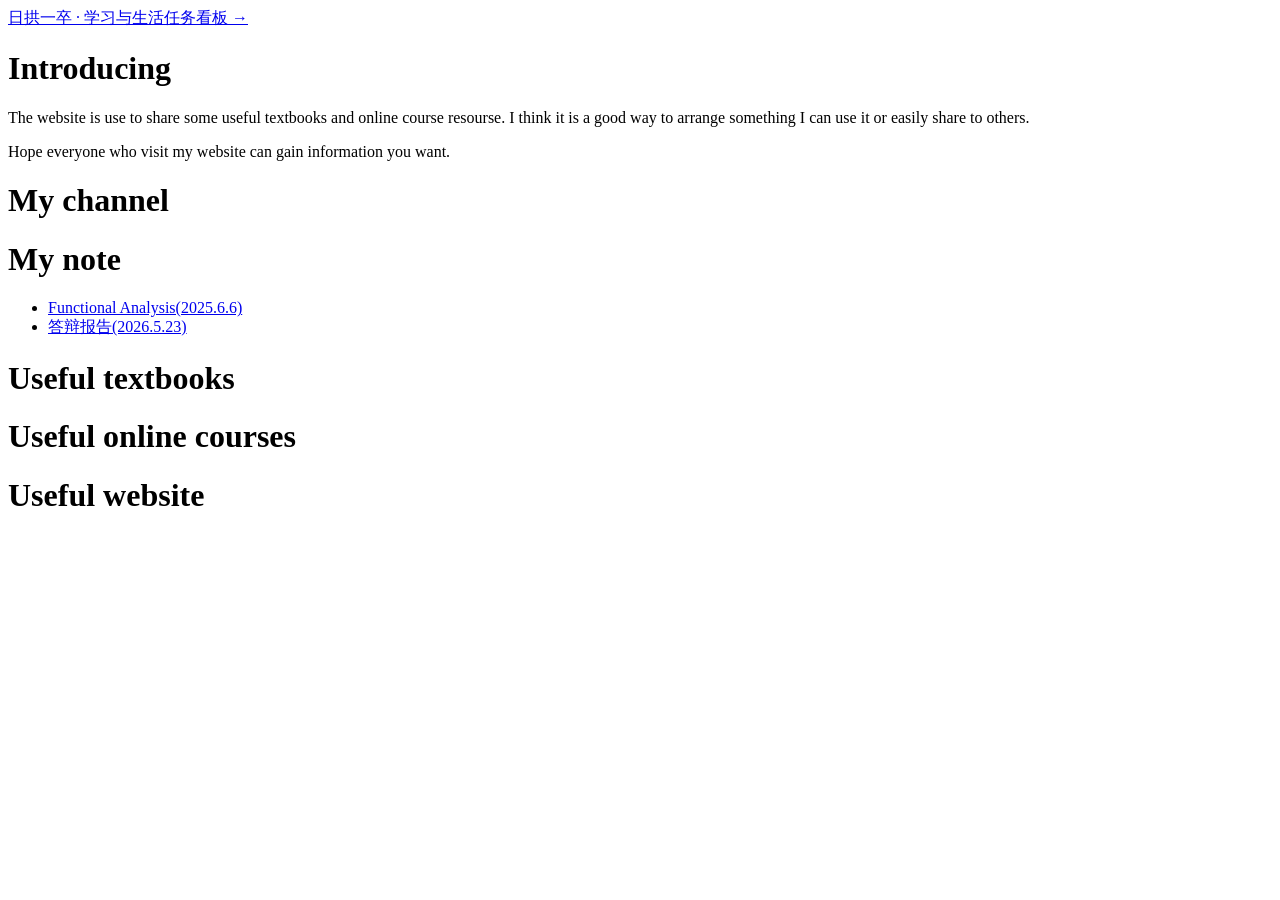
<file: index.html>
<!DOCTYPE html>
<html lang="en">
  <head>
    <meta charset="UTF-8" />
    <meta name="viewport" content="width=device-width, initial-scale=1.0" />
    <title>Waikwan's personal website</title>
  </head>
  <body>
    <nav aria-label="Personal tools">
      <a href="./tasks/">日拱一卒 · 学习与生活任务看板 →</a>
    </nav>
    <h1>Introducing</h1>
    <p>
      The website is use to share some useful textbooks and online course
      resourse. I think it is a good way to arrange something I can use it or
      easily share to others.
    </p>
    <p>Hope everyone who visit my website can gain information you want.</p>
    <h1>My channel</h1>
    <h1>My note</h1>
    <ul>
      <li>
        <a href="https://waikwan12.github.io/FunctionalAnalysis.pdf" target="_blank">
          Functional Analysis(2025.6.6)
        </a>
      </li>
      <li>
        <a href="https://waikwan12.github.io/slide.pdf" target="_blank">
          答辩报告(2026.5.23)
        </a>
      </li>
    </ul>
    <h1>Useful textbooks</h1>
    <h1>Useful online courses</h1>
    <h1>Useful website</h1>
  </body>
</html>
</file>
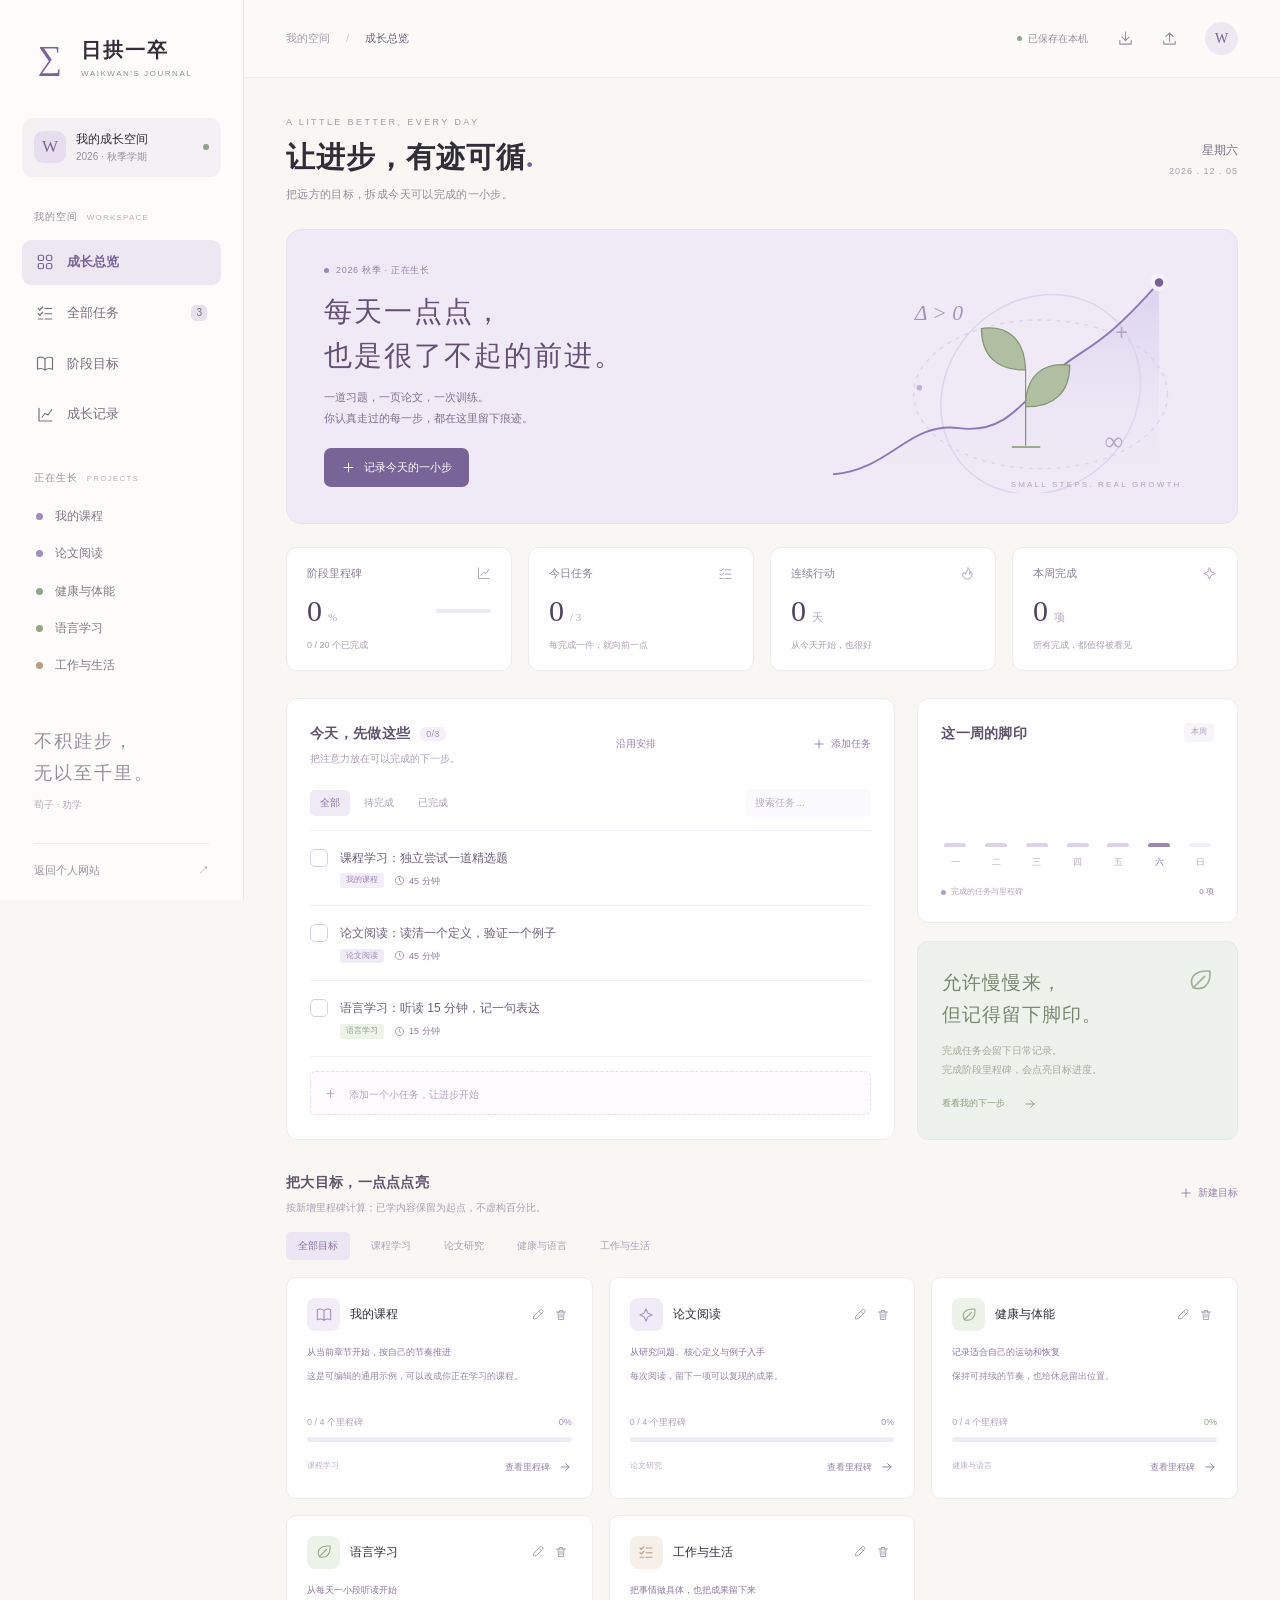
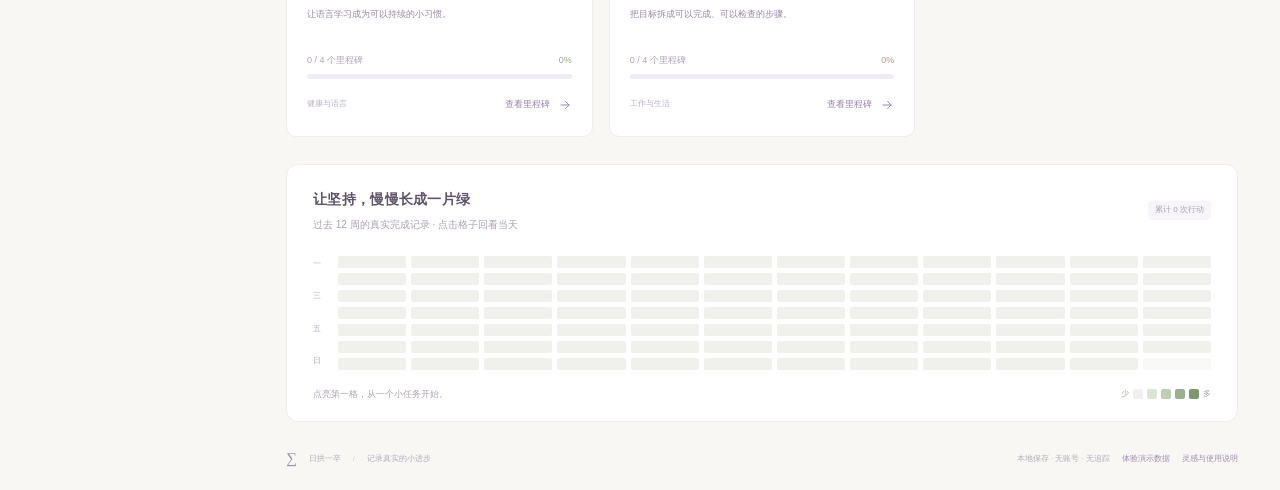
<file: tasks/index.html>
<!doctype html>
<html lang="zh-CN">
<head>
  <meta charset="utf-8">
  <meta name="viewport" content="width=device-width,initial-scale=1">
  <meta name="color-scheme" content="light">
  <meta name="description" content="记录课程、论文与生活中的每一点进步。Waikwan 的个人成长任务看板。">
  <meta http-equiv="Content-Security-Policy" content="default-src 'self'; script-src 'self'; style-src 'self' 'unsafe-inline'; img-src 'self' data:; connect-src 'none'; object-src 'none'; base-uri 'self'; form-action 'self'">
  <title>日拱一卒 · Waikwan</title>
  <link rel="icon" href="./favicon.svg" type="image/svg+xml">
  <link rel="stylesheet" href="./style.css">
  <script src="./core.js" defer></script>
  <script src="./app.js" defer></script>
</head>
<body>
  <a class="skip-link" href="#main">跳到主要内容</a>
  <svg class="icon-defs" aria-hidden="true" xmlns="http://www.w3.org/2000/svg"><defs>
    <symbol id="i-grid" viewBox="0 0 24 24"><rect x="3" y="3" width="7" height="7" rx="2"/><rect x="14" y="3" width="7" height="7" rx="2"/><rect x="3" y="14" width="7" height="7" rx="2"/><rect x="14" y="14" width="7" height="7" rx="2"/></symbol>
    <symbol id="i-checklist" viewBox="0 0 24 24"><path d="m3 6 2 2 4-4M12 6h9M3 13l2 2 4-4M12 13h9M3 20h6M12 20h9"/></symbol>
    <symbol id="i-book" viewBox="0 0 24 24"><path d="M12 5C8 2 4 3 2 4v15c4-2 7-1 10 1 3-2 6-3 10-1V4c-4-2-7-1-10 1Zm0 0v15"/></symbol>
    <symbol id="i-chart" viewBox="0 0 24 24"><path d="M4 3v17h17M8 15l4-5 4 2 5-7"/></symbol>
    <symbol id="i-plus" viewBox="0 0 24 24"><path d="M12 5v14M5 12h14"/></symbol>
    <symbol id="i-arrow" viewBox="0 0 24 24"><path d="M5 12h14m-6-6 6 6-6 6"/></symbol>
    <symbol id="i-download" viewBox="0 0 24 24"><path d="M12 3v12m-5-5 5 5 5-5M4 15v5h16v-5"/></symbol>
    <symbol id="i-upload" viewBox="0 0 24 24"><path d="M12 16V4m-5 5 5-5 5 5M4 16v4h16v-4"/></symbol>
    <symbol id="i-spark" viewBox="0 0 24 24"><path d="m12 3 2.8 6.2L21 12l-6.2 2.8L12 21l-2.8-6.2L3 12l6.2-2.8Z"/></symbol>
    <symbol id="i-flame" viewBox="0 0 24 24"><path d="M13 3c1 5-5 6-4 10-2-1-3-3-3-3-4 7 1 11 6 11 6 0 10-8 5-12 0 3-2 4-2 4s2-6-2-10Z"/></symbol>
    <symbol id="i-clock" viewBox="0 0 24 24"><circle cx="12" cy="12" r="9"/><path d="M12 7v5l3 2"/></symbol>
    <symbol id="i-close" viewBox="0 0 24 24"><path d="m6 6 12 12M18 6 6 18"/></symbol>
    <symbol id="i-edit" viewBox="0 0 24 24"><path d="m14 5 5 5M4 20l5-1L21 7a2 2 0 0 0-5-5L4 14Z"/></symbol>
    <symbol id="i-leaf" viewBox="0 0 24 24"><path d="M5 19C0 9 7 2 21 3c1 13-6 19-16 16Zm0 0L16 8"/></symbol>
    <symbol id="i-trash" viewBox="0 0 24 24"><path d="M3 6h18M9 6V3h6v3M6 6l1 15h10l1-15M10 10v7M14 10v7"/></symbol>
  </defs></svg>
  <aside class="sidebar">
    <a class="brand" href="./" aria-label="日拱一卒首页"><span class="brand-mark">∑</span><span>日拱一卒<small>WAIKWAN'S JOURNAL</small></span></a>
    <div class="workspace"><span class="workspace-avatar">W</span><span>我的成长空间<small>2026 · 秋季学期</small></span><span class="workspace-dot"></span></div>
    <div class="nav-label">我的空间 <span>WORKSPACE</span></div>
    <nav aria-label="主导航">
      <button class="nav-item active" data-view="overview" aria-current="page"><svg><use href="#i-grid"/></svg>成长总览</button>
      <button class="nav-item" data-view="tasks"><svg><use href="#i-checklist"/></svg>全部任务<span id="nav-task-count" class="nav-count">5</span></button>
      <button class="nav-item" data-view="goals"><svg><use href="#i-book"/></svg>阶段目标</button>
      <button class="nav-item" data-view="history"><svg><use href="#i-chart"/></svg>成长记录</button>
    </nav>
    <div class="nav-label projects-label">正在生长 <span>PROJECTS</span></div>
    <div id="sidebar-projects"></div>
    <div class="sidebar-bottom"><div class="small-quote">不积跬步，<br>无以至千里。</div><span class="quote-credit">荀子 · 劝学</span><a href="../" class="home-link">返回个人网站 <span>↗</span></a></div>
  </aside>
  <div class="app-shell">
    <header class="topbar"><div class="breadcrumb">我的空间 <span>/</span> <b id="view-label">成长总览</b></div><div class="top-actions"><span id="save-status" class="save-status"><i></i>已保存在本机</span><button class="icon-button" id="export-btn" title="导出 JSON 备份" aria-label="导出备份"><svg><use href="#i-download"/></svg></button><button class="icon-button" id="import-btn" title="导入 JSON 备份" aria-label="导入备份"><svg><use href="#i-upload"/></svg></button><span class="avatar">W</span></div></header>
    <div id="demo-banner" class="demo-banner" hidden>正在体验演示数据，所有操作均不影响你的个人记录。<button id="exit-demo">退出演示</button></div>
    <div id="storage-warning" class="storage-warning" role="alert" hidden></div>
    <main id="main">
      <div class="page-heading"><div><div class="eyebrow">A LITTLE BETTER, EVERY DAY</div><h1 id="page-title">让进步，有迹可循<span class="heading-dot">.</span></h1><p id="page-subtitle">把远方的目标，拆成今天可以完成的一小步。</p></div><div class="date-stamp"><span id="date-day"></span><small id="date-full"></small></div></div>
      <section id="overview-hero" class="hero">
        <div class="hero-copy"><span class="hero-label"><span></span> 2026 秋季 · 正在生长</span><h2>每天一点点，<br>也是很了不起的前进。</h2><p>一道习题，一页论文，一次训练。<br>你认真走过的每一步，都在这里留下痕迹。</p><button class="primary-button" data-action="new-task"><svg><use href="#i-plus"/></svg>记录今天的一小步</button></div>
        <div class="hero-art" aria-hidden="true"><svg viewBox="0 0 410 250"><defs><linearGradient id="hill" x1="0" y1="0" x2="0" y2="1"><stop stop-color="#d1c7eb" stop-opacity=".65"/><stop offset="1" stop-color="#e9e3f5" stop-opacity="0"/></linearGradient></defs><ellipse cx="240" cy="145" rx="135" ry="79" fill="none" stroke="#ddd4ee" stroke-dasharray="3 7"/><ellipse cx="240" cy="145" rx="100" ry="112" transform="rotate(45 240 145)" fill="none" stroke="#ddd4ee"/><path d="M20 230C80 225 100 174 153 181S224 147 258 119 302 98 366 26V250H20Z" fill="url(#hill)"/><path d="M20 230C80 225 100 174 153 181S224 147 258 119 302 98 366 26" fill="none" stroke="#8d79b5" stroke-width="2"/><circle cx="258" cy="119" r="5" fill="#8d79b5" stroke="#f5f1fa" stroke-width="4"/><circle cx="366" cy="26" r="7" fill="#776293" stroke="#f5f1fa" stroke-width="5"/><path d="M224 199V119c-1-32-18-48-47-44 0 28 16 45 47 44m0 39c0-32 18-48 47-44 0 28-16 45-47 44" fill="#b0bea1" stroke="#849674" stroke-width="1.3"/><path d="M210 201h29" stroke="#849674" stroke-linecap="round"/><text x="106" y="66" fill="#a596b8" font-family="Georgia,serif" font-size="23" font-style="italic">Δ &gt; 0</text><text x="308" y="204" fill="#b5a8c6" font-family="Georgia,serif" font-size="28">∞</text><path d="M326 74v10m-5-5h10" stroke="#b0a1c8"/><circle cx="111" cy="138" r="3" fill="#c0b1d5"/></svg><span class="art-caption">SMALL STEPS. REAL GROWTH.</span></div>
      </section>
      <section class="stats-grid" aria-label="进度统计">
        <article class="stat-card"><span class="stat-label">阶段里程碑 <svg><use href="#i-chart"/></svg></span><div class="stat-value"><span id="stat-percent">0</span><small>%</small><span class="stat-track"><i id="stat-progress"></i></span></div><p id="stat-milestones">0 / 0 个已完成</p></article>
        <article class="stat-card"><span class="stat-label">今日任务 <svg><use href="#i-checklist"/></svg></span><div class="stat-value"><span id="stat-today">0</span><small id="stat-today-total">/ 5</small></div><p id="stat-today-copy">每完成一件，就向前一点</p></article>
        <article class="stat-card"><span class="stat-label">连续行动 <svg><use href="#i-flame"/></svg></span><div class="stat-value"><span id="stat-streak">0</span><small>天</small></div><p>从今天开始，也很好</p></article>
        <article class="stat-card"><span class="stat-label">本周完成 <svg><use href="#i-spark"/></svg></span><div class="stat-value"><span id="stat-week">0</span><small>项</small></div><p>所有完成，都值得被看见</p></article>
      </section>
      <div id="task-area" class="task-area">
        <section class="panel today-panel"><div class="section-top"><div><h2 id="task-heading">今天，先做这些 <span id="task-count" class="count-pill"></span></h2><p>把注意力放在可以完成的下一步。</p></div><button class="text-button" data-action="copy-day" title="将最近一天的任务复制到今天">沿用安排</button><button class="text-button" data-action="new-task"><svg><use href="#i-plus"/></svg>添加任务</button></div><div class="task-toolbar"><div class="segmented" role="group" aria-label="任务状态"><button data-filter="all" class="selected">全部</button><button data-filter="pending">待完成</button><button data-filter="done">已完成</button></div><input id="task-search" type="search" placeholder="搜索任务…" aria-label="搜索任务"></div><div id="task-list"></div><button class="add-inline" data-action="new-task"><span>＋</span> 添加一个小任务，让进步开始</button></section>
        <aside class="right-column"><section class="panel weekly-panel"><div class="section-top"><h2>这一周的脚印</h2><span class="tiny-tag">本周</span></div><div id="week-chart" class="week-chart" aria-label="本周每天完成数量"></div><div class="week-caption"><span><i></i> 完成的任务与里程碑</span><strong id="week-total">0 项</strong></div></section><section class="gentle-note"><span class="note-icon"><svg><use href="#i-leaf"/></svg></span><h3>允许慢慢来，<br>但记得留下脚印。</h3><p>完成任务会留下日常记录。<br>完成阶段里程碑，会点亮目标进度。</p><button class="text-button" data-view="goals">看看我的下一步 <svg><use href="#i-arrow"/></svg></button></section></aside>
      </div>
      <section id="goal-area" class="goal-area"><div class="section-top outside"><div><h2>把大目标，一点点点亮</h2><p>按新增里程碑计算；已学内容保留为起点，不虚构百分比。</p></div><button class="text-button" data-action="new-goal"><svg><use href="#i-plus"/></svg>新建目标</button></div><div id="goal-filters" class="goal-filters" role="group" aria-label="目标类别"><button class="selected" data-category="all">全部目标</button><button data-category="study">课程学习</button><button data-category="research">论文研究</button><button data-category="life">健康与语言</button><button data-category="work">工作与生活</button></div><div id="goal-grid" class="goal-grid"></div></section>
      <section id="history-area" class="panel history-area"><div class="section-top"><div><h2>让坚持，慢慢长成一片绿</h2><p>过去 12 周的真实完成记录 · 点击格子回看当天</p></div><span id="activity-total" class="tiny-tag">累计 0 次行动</span></div><div class="heatmap-scroll"><div class="heatmap-layout"><div class="weekday-labels"><span>一</span><span>三</span><span>五</span><span>日</span></div><div id="heatmap" class="heatmap"></div></div></div><div class="heatmap-bottom"><span id="history-selection">点亮第一格，从一个小任务开始。</span><div class="heatmap-legend">少 <i></i><i></i><i></i><i></i><i></i> 多</div></div><div id="history-log" class="history-log" hidden></div></section>
      <footer><span><span class="footer-mark">∑</span> 日拱一卒 <span class="footer-divider">/</span> 记录真实的小进步</span><div><span>本地保存 · 无账号 · 无追踪</span><button id="demo-btn" class="footer-link">体验演示数据</button><button id="about-btn" class="footer-link">灵感与使用说明</button></div></footer>
    </main>
  </div>
  <dialog id="task-dialog"><form id="task-form"><div class="dialog-heading"><div><div class="eyebrow">ONE SMALL STEP</div><h2 id="task-dialog-title">添加一个小任务</h2></div><button type="button" class="icon-button" data-close aria-label="关闭"><svg><use href="#i-close"/></svg></button></div><input name="id" type="hidden"><label>要完成什么？<input name="title" required maxlength="300" placeholder="例如：独立验证一个定义的例子"></label><div class="form-grid"><label>所属目标<select name="projectId" id="task-project"></select></label><label>计划日期<input name="date" type="date" required></label></div><label>关联阶段里程碑（可选）<select name="milestoneId" id="task-milestone"></select><small>关联后，完成任务会同步点亮这个里程碑。</small></label><label>预计用时（分钟）<input name="minutes" type="number" min="0" max="1440" step="1" value="25" required></label><div class="dialog-actions"><button type="button" class="secondary-button" data-close>取消</button><button type="submit" class="primary-button">保存任务 <svg><use href="#i-arrow"/></svg></button></div></form></dialog>
  <dialog id="goal-dialog"><form id="goal-form"><div class="dialog-heading"><div><div class="eyebrow">ROOM TO GROW</div><h2 id="goal-dialog-title">新建阶段目标</h2></div><button type="button" class="icon-button" data-close aria-label="关闭"><svg><use href="#i-close"/></svg></button></div><input name="id" type="hidden"><label>目标名称<input name="name" required maxlength="100" placeholder="例如：本学期的一门课程"></label><div class="form-grid"><label>类别<select name="category"><option value="study">课程学习</option><option value="research">论文研究</option><option value="life">健康与语言</option><option value="work">工作与生活</option></select></label><label>目标日期（可选）<input name="deadline" type="date"></label></div><label>当前起点<input name="baseline" maxlength="300" placeholder="例如：已学到第二章"></label><label>一句话说明<input name="description" maxlength="1000"></label><label id="new-milestones-label">里程碑（每行一项）<textarea name="milestones" rows="5" maxlength="6000" placeholder="读清定义与主要结论&#10;复现一个例子&#10;完成一次自测"></textarea></label><div class="dialog-actions"><button type="button" class="secondary-button" data-close>取消</button><button type="submit" class="primary-button">保存目标 <svg><use href="#i-arrow"/></svg></button></div></form></dialog>
  <dialog id="milestone-dialog" class="wide-dialog"><div class="dialog-heading"><div><div class="eyebrow">STEP BY STEP</div><h2 id="milestone-title"></h2><p id="milestone-baseline"></p></div><button class="icon-button" data-close aria-label="关闭"><svg><use href="#i-close"/></svg></button></div><div id="milestone-progress"></div><div id="milestone-list"></div><form id="milestone-form" class="milestone-add"><input name="title" required maxlength="300" placeholder="添加一个可检查的里程碑" aria-label="新里程碑名称"><button class="primary-button" type="submit">添加</button></form><p class="dialog-tip">增加里程碑会改变分母，百分比可能下降；已经完成的记录仍会保留。</p></dialog>
  <dialog id="confirm-dialog"><div class="dialog-heading"><h2 id="confirm-title"></h2><button class="icon-button" data-close aria-label="关闭"><svg><use href="#i-close"/></svg></button></div><p id="confirm-copy"></p><div class="dialog-actions"><button class="secondary-button" data-close>取消</button><button class="primary-button" id="confirm-accept">确认</button></div></dialog>
  <dialog id="about-dialog" class="wide-dialog"><div class="dialog-heading"><h2>关于这个成长空间</h2><button class="icon-button" data-close aria-label="关闭"><svg><use href="#i-close"/></svg></button></div><div class="about-copy"><p>任务记录日常行动，阶段里程碑衡量目标完成。二者只有在明确关联时才会同步，避免一次打卡就把整章算成学完。</p><p>初始目标是通用示例，可以自行编辑，也可导入保存在本机的个人计划。已有课程进度只作为起点说明；新增里程碑从零开始。</p><p>数据保存在当前浏览器、当前网站的本地存储中，不上传到 GitHub。不同设备、浏览器及网站地址不会自动同步；清除浏览器数据可能丢失记录，请定期导出备份。导入会替换当前记录，执行前会提示。</p><p>页面本身可公开访问。本地存储没有加密；同一网站下的脚本也可能读取它，请勿在任务中保存密码或高度敏感资料。</p><h3>GitHub 案例启发</h3><ul><li><a href="https://github.com/super-productivity/super-productivity" target="_blank" rel="noopener noreferrer">Super Productivity</a>：项目分组、任务与进度记录。</li><li><a href="https://github.com/wa0x6e/cal-heatmap" target="_blank" rel="noopener noreferrer">Cal-Heatmap</a>：贡献日历式的时间可视化。</li><li><a href="https://github.com/HabitRPG/habitica" target="_blank" rel="noopener noreferrer">Habitica</a>：完成任务后的正向反馈。</li></ul><p>本页为独立编写的静态实现，未复制上述项目源码，也无需加载第三方脚本。</p></div></dialog>
  <input id="import-file" type="file" accept="application/json,.json" hidden>
  <div id="toast" role="status" aria-live="polite"></div><div id="confetti" aria-hidden="true"></div>
  <noscript><p class="noscript">请启用 JavaScript 以使用任务看板。数据仅保存在本机浏览器。</p></noscript>
</body>
</html>
</file>
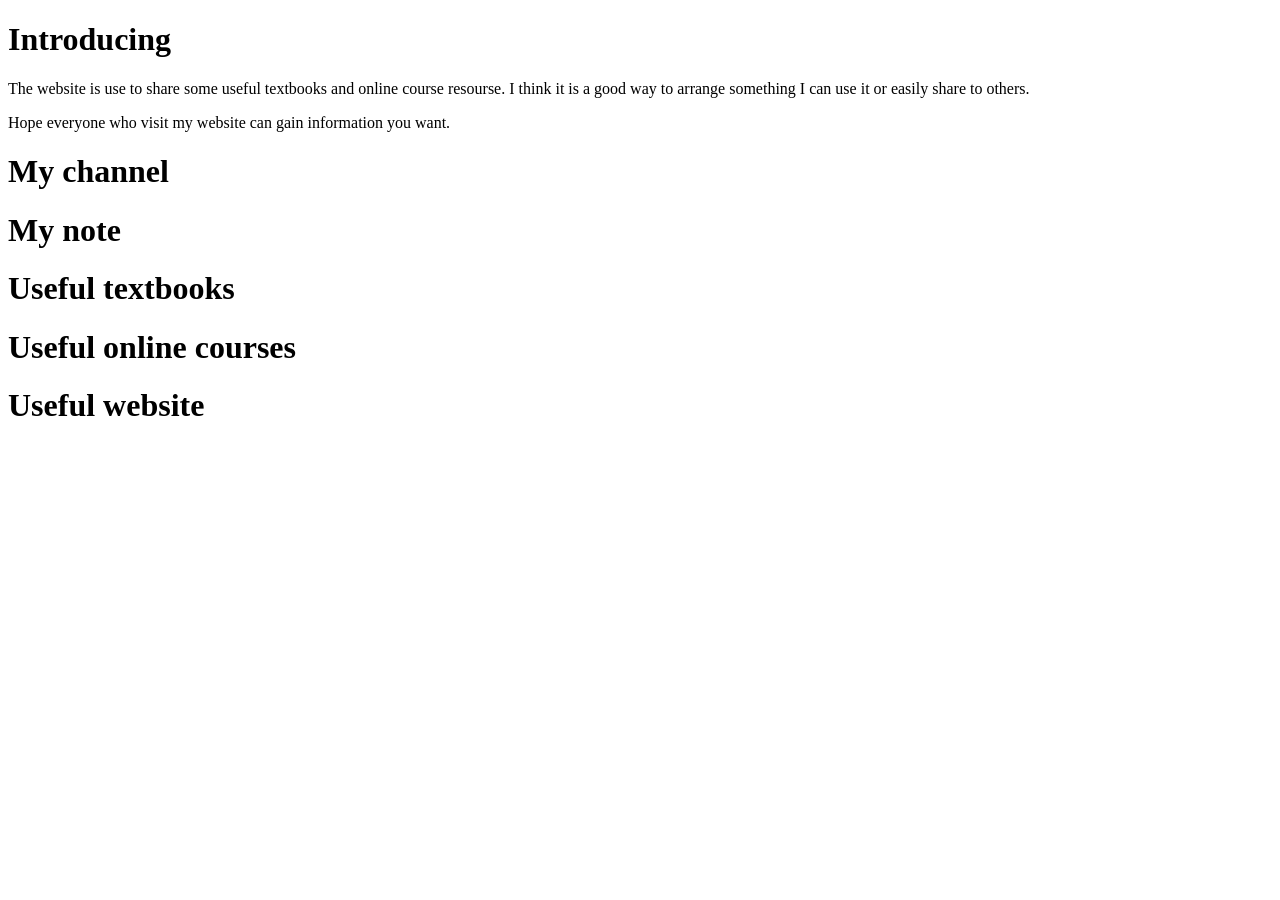
<file: main.html>
<!DOCTYPE html>
<html lang="en">
  <head>
    <meta charset="UTF-8" />
    <meta name="viewport" content="width=device-width, initial-scale=1.0" />
    <title>Waikwan's personal website</title>
  </head>
  <body>
    <h1>Introducing</h1>
    <p>
      The website is use to share some useful textbooks and online course
      resourse. I think it is a good way to arrange something I can use it or
      easily share to others.
    </p>
    <p>Hope everyone who visit my website can gain information you want.</p>
    <h1>My channel</h1>
    <h1>My note</h1>
    <h1>Useful textbooks</h1>
    <h1>Useful online courses</h1>
    <h1>Useful website</h1>
  </body>
</html>
</file>
<file: tasks/style.css>
:root {
  --bg: #f8f7f4; --paper: #fff; --ink: #302e37; --muted: #85818c;
  --line: #eeecef; --purple: #796497; --purple-dark: #66517f; --purple-soft: #f0ebf5;
  --green: #6a8a75; --green-soft: #edf3ee; --sidebar: 244px;
  font-family: -apple-system, BlinkMacSystemFont, 'Segoe UI', 'Microsoft YaHei', 'PingFang SC', sans-serif;
  color: var(--ink); background: var(--bg); font-size: 14px; line-height: 1.6;
}
* { box-sizing: border-box; }
body { margin: 0; }
button, input, select, textarea { font: inherit; }
button, a, input, select, textarea { -webkit-tap-highlight-color: transparent; }
button { cursor: pointer; }
button { color: inherit; }
button:disabled { cursor: default; opacity: .5; }
a { color: inherit; text-decoration: none; }
button, a, input, textarea, select { outline-offset: 4px; }
:focus-visible { outline: 2px solid var(--purple); }
[hidden] { display: none !important; }
svg { width: 20px; height: 20px; fill: none; stroke: currentColor; stroke-width: 1.6; stroke-linecap: round; stroke-linejoin: round; flex-shrink: 0; }
.icon-defs { position: absolute; width: 0; height: 0; overflow: hidden; }
.skip-link { position: fixed; top: -60px; left: 16px; z-index: 100; padding: 10px 16px; background: var(--purple); color: #fff; }
.skip-link:focus { top: 10px; }
.sidebar { width: var(--sidebar); background: #fdfcfb; border-right: 1px solid #eae7ec; position: fixed; inset: 0 auto 0 0; z-index: 20; padding: 34px 22px 20px; display: flex; flex-direction: column; overflow-y: auto; }
.brand { display: flex; gap: 12px; align-items: center; padding: 0 10px; font-weight: 650; letter-spacing: 2px; font-size: 20px; }
.brand-mark { width: 37px; height: 41px; font: 34px/41px Georgia, serif; text-align: center; color: var(--purple); }
.brand small { display: block; font-size: 8px; letter-spacing: 1.55px; font-weight: 500; color: #97909d; margin-top: 2px; }
.workspace { display: flex; gap: 10px; align-items: center; background: #f3f1f4; padding: 12px; border-radius: 11px; margin: 37px 0 32px; font-size: 12px; }
.workspace-avatar { width: 32px; height: 32px; border-radius: 9px; display: grid; place-items: center; color: #7b698e; background: #e6deee; font: 17px Georgia, serif; }
.workspace small { display: block; color: #98909e; font-size: 10px; }
.workspace-dot { width: 6px; height: 6px; border-radius: 50%; background: #8da28a; margin-left: auto; }
.nav-label { padding: 0 12px; font-size: 10px; color: #98929e; letter-spacing: 1px; }
.nav-label span { font-size: 8px; letter-spacing: 1.2px; margin-left: 5px; color: #b9b2bf; }
nav { display: grid; gap: 6px; margin-top: 15px; }
.nav-item { border: 0; width: 100%; display: flex; align-items: center; gap: 13px; padding: 12px 14px; border-radius: 9px; text-align: left; font-size: 13px; background: transparent; color: #77707e; transition: background .18s; }
.nav-item:hover { background: #f5f1f7; }
.nav-item.active { color: var(--purple); font-weight: 600; background: #ede7f2; }
.nav-item svg { width: 18px; height: 18px; }
.nav-count { font-size: 10px; margin-left: auto; background: #e7e1eb; border-radius: 5px; padding: 0 5px; }
.projects-label { margin-top: 33px; margin-bottom: 12px; }
.project-link { width: 100%; text-align: left; background: none; border: 0; display: flex; align-items: center; gap: 12px; padding: 9px 14px; font-size: 12px; color: #817a88; border-radius: 7px; }
.project-link:hover { background: #f3eff5; color: var(--purple); }
.project-dot { width: 7px; height: 7px; background: var(--project-color, #a495bc); border-radius: 50%; flex-shrink: 0; }
.sidebar-bottom { margin-top: auto; padding: 35px 12px 0; }
.small-quote { font: 18px/1.8 Georgia, 'Songti SC', SimSun, serif; color: #98909f; letter-spacing: 2px; }
.quote-credit { color: #b7afbc; font-size: 10px; display: block; margin-top: 8px; }
.home-link { display: flex; align-items: center; justify-content: space-between; font-size: 11px; color: #9c949f; margin-top: 30px; padding-top: 18px; border-top: 1px solid var(--line); }
.app-shell { margin-left: var(--sidebar); }
.topbar { height: 78px; padding: 0 42px; display: flex; justify-content: space-between; align-items: center; background: rgba(253,252,251,.9); border-bottom: 1px solid var(--line); }
.breadcrumb { font-size: 11px; color: #a49da9; display: flex; gap: 16px; align-items: center; }
.breadcrumb b { color: #6c6375; font-weight: 500; }
.breadcrumb span { color: #d0c8d6; }
.top-actions { display: flex; gap: 13px; align-items: center; }
.save-status { color: #99929d; font-size: 10px; display: flex; align-items: center; gap: 6px; margin-right: 9px; }
.save-status i { width: 5px; height: 5px; background: #91a58e; border-radius: 50%; }
.icon-button { border: 0; background: none; width: 31px; height: 31px; display: inline-grid; place-items: center; color: #9a91a2; border-radius: 7px; }
.icon-button:hover { color: var(--purple); background: var(--purple-soft); }
.icon-button svg { width: 17px; height: 17px; }
.avatar { margin-left: 7px; background: #eee8f2; color: var(--purple); width: 33px; height: 33px; border-radius: 50%; display: grid; place-items: center; font: 14px Georgia, serif; }
main { max-width: 1450px; margin: 0 auto; padding: 37px 42px 0; }
.page-heading { display: flex; justify-content: space-between; align-items: center; margin-bottom: 25px; }
.eyebrow { font-size: 9px; letter-spacing: 2.4px; color: #a79aad; font-weight: 500; }
h1 { font: 29px/1.4 Georgia, 'Songti SC', 'Noto Serif CJK SC', SimSun, serif; letter-spacing: 1px; margin: 8px 0 8px; font-weight: 600; }
.heading-dot { color: var(--purple); }
.page-heading p { margin: 0; font-size: 11px; color: #948c9a; letter-spacing: .35px; }
.date-stamp { text-align: right; display: flex; flex-direction: column; gap: 4px; }
.date-stamp span { font-size: 12px; color: #7d7387; }
.date-stamp small { font-size: 9px; color: #a69ead; letter-spacing: 1px; }
.hero { border: 1px solid #e9e1f0; border-radius: 15px; background: #f0eaf6; display: flex; align-items: center; justify-content: space-between; position: relative; overflow: hidden; padding: 28px 37px 30px; min-height: 266px; }
.hero-copy { position: relative; z-index: 1; }
.hero-label { display: flex; align-items: center; gap: 7px; font-size: 9px; letter-spacing: .7px; color: #9584a7; }
.hero-label span { width: 5px; height: 5px; background: #9c87b0; border-radius: 50%; }
.hero h2 { font: 28px/1.55 Georgia, 'Songti SC', SimSun, serif; letter-spacing: 2px; font-weight: 500; margin: 13px 0 10px; color: #645174; }
.hero p { font-size: 11px; color: #80708e; line-height: 1.9; margin: 0 0 19px; }
.primary-button, .secondary-button { border-radius: 7px; padding: 10px 16px; display: inline-flex; align-items: center; justify-content: center; gap: 8px; border: 1px solid transparent; font-size: 11px; transition: background .16s, transform .16s; }
.primary-button { background: var(--purple); color: white; }
.primary-button:hover { background: var(--purple-dark); }
.primary-button:active { transform: translateY(1px); }
.primary-button svg { width: 15px; height: 15px; }
.secondary-button { color: #8b7c96; border-color: #e9e1ee; background: #fff; }
.secondary-button:hover { background: #f6f2f8; }
.hero-art { width: 44%; align-self: stretch; display: flex; flex-direction: column; justify-content: center; position: relative; }
.hero-art svg { width: 100%; height: auto; stroke: none; }
.art-caption { position: absolute; bottom: 1px; right: 14px; font-size: 8px; letter-spacing: 2.2px; color: #b1a3be; }
.stats-grid { display: grid; grid-template-columns: repeat(4, 1fr); gap: 16px; margin: 23px 0 27px; }
.stat-card { background: var(--paper); border: 1px solid var(--line); border-radius: 11px; padding: 17px 20px; min-width: 0; }
.stat-label { display: flex; align-items: center; justify-content: space-between; font-size: 11px; color: #8c8396; }
.stat-label svg { width: 15px; height: 15px; color: #b3a5c0; }
.stat-value { display: flex; align-items: baseline; gap: 6px; font: 30px/1.3 Georgia, 'Times New Roman', serif; margin-top: 9px; color: #50465c; font-variant-numeric: tabular-nums; }
.stat-value small { font-family: inherit; font-size: 11px; line-height: 1.5; color: #b1a5bb; }
.stat-card p { color: #aaa2b0; font-size: 9px; margin: 8px 0 0; }
.stat-track { width: 55px; height: 4px; background: #eee8f4; border-radius: 9px; margin-left: auto; align-self: center; overflow: hidden; }
.stat-track i { display: block; height: 100%; background: #ac98c3; width: 0; transition: width .5s; }
.task-area { display: grid; grid-template-columns: minmax(0, 1.9fr) minmax(250px, 1fr); gap: 22px; }
.panel { background: #fff; border: 1px solid var(--line); border-radius: 12px; padding: 23px; min-width: 0; }
.section-top { display: flex; justify-content: space-between; align-items: center; gap: 14px; }
.section-top h2 { font-size: 14px; font-weight: 600; margin: 0; color: #5e536a; letter-spacing: .3px; }
.section-top p { margin: 7px 0 0; font-size: 10px; color: #aaa0b2; }
.section-top .text-button { flex-shrink: 0; }
.text-button { display: inline-flex; align-items: center; gap: 5px; border: 0; background: none; color: #9681a9; padding: 4px 0; font-size: 10px; }
.text-button:hover { color: #66517f; }
.text-button svg { width: 14px; height: 14px; }
.count-pill { display: inline-block; font-size: 9px; font-weight: 400; color: #a391b4; background: #f4eff8; padding: 0 6px; border-radius: 5px; vertical-align: middle; margin-left: 6px; }
.task-toolbar { display: flex; justify-content: space-between; align-items: center; gap: 14px; margin-top: 22px; padding-bottom: 13px; border-bottom: 1px solid #f2eef5; }
.segmented { display: flex; gap: 4px; }
.segmented button, .goal-filters button { border: 0; color: #aba1b5; background: transparent; padding: 5px 10px; border-radius: 5px; font-size: 10px; }
.segmented button.selected { background: #f0eaf6; color: #8e74a6; }
.task-toolbar input { min-width: 0; width: 125px; font-size: 10px; padding: 5px 8px; border: 1px solid transparent; outline-offset: 1px; background: #fbfafc; border-radius: 5px; color: #72637e; }
.task-toolbar input::placeholder { color: #b9afc3; }
.task-row { display: flex; gap: 12px; align-items: flex-start; padding: 17px 0; border-bottom: 1px solid #f5f1f7; }
.check-button { height: 18px; width: 18px; border: 1.4px solid #d9cfe3; border-radius: 5px; flex-shrink: 0; padding: 0; background: #fff; display: grid; place-items: center; margin-top: 1px; color: #fff; transition: background .15s, border-color .15s; }
.check-button:hover { border-color: #a28bb8; background: #f8f4fc; }
.check-button.checked { background: #9c88b3; border-color: #9c88b3; }
.check-button.checked::after { content: ''; width: 7px; height: 4px; border-left: 1.5px solid white; border-bottom: 1.5px solid white; transform: rotate(-45deg) translateY(-1px); }
.task-content { flex: 1; min-width: 0; }
.task-title { font-size: 12px; color: #6c6077; word-break: break-word; line-height: 1.7; }
.task-row.done .task-title { text-decoration: line-through; color: #b8aebf; }
.task-meta { display: flex; align-items: center; flex-wrap: wrap; gap: 10px; margin-top: 5px; font-size: 9px; color: #8f7e9b; }
.task-badge { background: var(--tag-bg, #f3edf8); color: var(--tag-fg, #a58ab9); padding: 1px 6px; border-radius: 3px; font-size: 8px; }
.task-duration { display: inline-flex; gap: 4px; align-items: center; }
.task-duration svg { width: 11px; height: 11px; }
.row-actions { display: flex; opacity: 0; transition: opacity .2s; }
.task-row:hover .row-actions, .task-row:focus-within .row-actions { opacity: 1; }
.row-actions .icon-button { height: 24px; width: 24px; }
.row-actions svg { height: 12px; width: 12px; }
.add-inline { margin-top: 14px; border: 1px dashed #e7dfed; background: #fdfbfe; color: #b5a5c1; border-radius: 6px; width: 100%; text-align: left; padding: 9px 12px; font-size: 10px; }
.add-inline span { margin-right: 8px; font-size: 15px; }
.add-inline:hover { background: #f6f0fa; color: #8e74a6; }
.right-column { display: flex; flex-direction: column; gap: 18px; }
.tiny-tag { font-size: 8px; color: #aaa0b5; padding: 3px 7px; background: #f7f4fa; border-radius: 4px; white-space: nowrap; }
.week-chart { display: flex; gap: 13px; align-items: end; height: 125px; padding-top: 20px; }
.week-column { display: flex; align-items: center; flex-direction: column; justify-content: flex-end; flex: 1; height: 100%; min-width: 0; gap: 8px; }
.week-bar { min-height: 4px; background: #ddd2e9; width: min(100%, 22px); border-radius: 4px 4px 2px 2px; transition: height .4s; position: relative; }
.week-column.current .week-bar { background: #9d87b4; }
.week-column.future .week-bar { background: #f2eef6; }
.week-column span { font-size: 9px; color: #b6aabd; }
.week-column.current span { color: #937aa9; }
.week-caption { margin-top: 17px; display: flex; align-items: center; justify-content: space-between; gap: 10px; font-size: 8px; color: #b3a7bd; }
.week-caption span { display: flex; align-items: center; gap: 5px; }
.week-caption i { display: inline-block; width: 5px; height: 5px; background: #b39ec7; border-radius: 50%; }
.week-caption strong { color: #9a82af; font-weight: 500; }
.gentle-note { background: #eef2ec; border: 1px solid #e5ebe0; border-radius: 11px; padding: 24px; flex: 1; position: relative; }
.note-icon { position: absolute; top: 26px; right: 24px; color: #9fb195; }
.note-icon svg { width: 25px; height: 25px; }
.gentle-note h3 { font: 19px/1.7 Georgia, 'Songti SC', SimSun, serif; letter-spacing: 1px; color: #79866e; margin: 1px 0 10px; }
.gentle-note p { font-size: 10px; color: #a2ab9a; line-height: 1.9; margin: 0 0 11px; }
.gentle-note .text-button { color: #8b9c7d; font-size: 9px; gap: 18px; }
.goal-area { margin-top: 31px; }
.outside { margin-bottom: 16px; }
.goal-filters { display: flex; gap: 9px; margin-bottom: 17px; flex-wrap: wrap; }
.goal-filters button { padding: 6px 12px; }
.goal-filters button.selected { color: #8a729f; background: #ece5f3; }
.goal-grid { display: grid; grid-template-columns: repeat(3, minmax(0, 1fr)); gap: 16px; }
.goal-card { --project-color: #a38ab9; padding: 20px; background: #fff; border: 1px solid var(--line); border-radius: 10px; min-width: 0; transition: border-color .2s, transform .2s; }
.goal-card:hover { border-color: #d6c8e2; transform: translateY(-2px); }
.goal-card-top { display: flex; align-items: center; gap: 10px; }
.goal-icon { width: 33px; height: 33px; display: grid; place-items: center; border-radius: 8px; background: var(--tag-bg, #f3edf8); color: var(--project-color); }
.goal-icon svg { width: 16px; height: 16px; }
.goal-card-top h3 { font-size: 12px; font-weight: 550; margin: 0; min-width: 0; flex: 1; overflow-wrap: anywhere; }
.goal-menu { display: flex; }
.goal-menu .icon-button { width: 23px; height: 23px; }
.goal-menu svg { width: 12px; height: 12px; }
.goal-baseline { color: #8d789e; font-size: 9px; margin: 13px 0 7px; line-height: 1.8; min-height: 17px; }
.goal-description { font-size: 9px; color: #9886a6; margin: 0 0 15px; line-height: 1.8; min-height: 32px; }
.goal-progress-label { display: flex; justify-content: space-between; color: #b0a2bb; font-size: 9px; margin-bottom: 7px; }
.goal-progress-label b { color: var(--project-color); font-weight: 500; }
.progress-track { height: 5px; width: 100%; border-radius: 8px; background: #f0ecf5; overflow: hidden; }
.progress-track i { display: block; height: 100%; background: var(--project-color); border-radius: 8px; transition: width .5s; }
.goal-bottom { display: flex; justify-content: space-between; align-items: center; margin-top: 14px; color: #bbb0c5; font-size: 8px; }
.goal-bottom .text-button { font-size: 9px; gap: 8px; }
.history-area { margin-top: 27px; padding: 23px 26px 20px; }
.heatmap-scroll { overflow-x: auto; padding-bottom: 5px; margin-top: 23px; }
.heatmap-layout { display: flex; gap: 13px; min-width: 510px; }
.weekday-labels { display: flex; flex-direction: column; justify-content: space-between; font-size: 8px; color: #b3a9bc; padding: 2px 0; width: 12px; flex-shrink: 0; }
.heatmap { display: grid; grid-auto-flow: column; grid-template-rows: repeat(7, 12px); grid-auto-columns: minmax(12px, 1fr); gap: 5px; flex: 1; }
.heat-cell { border: 0; padding: 0; border-radius: 2px; background: #f0f1ed; height: 12px; min-width: 12px; }
.heat-cell[data-level="1"] { background: #dce6d5; }
.heat-cell[data-level="2"] { background: #becfb4; }
.heat-cell[data-level="3"] { background: #9bb18e; }
.heat-cell[data-level="4"] { background: #7e986d; }
.heat-cell.selected { outline: 2px solid #6f885f; outline-offset: 1px; }
.heat-cell:disabled { opacity: .4; }
.heatmap-bottom { display: flex; justify-content: space-between; align-items: center; margin-top: 12px; gap: 12px; font-size: 9px; color: #aaa2b1; }
.heatmap-legend { display: flex; gap: 4px; align-items: center; font-size: 8px; flex-shrink: 0; }
.heatmap-legend i { width: 10px; height: 10px; background: #f0f1ed; border-radius: 2px; }
.heatmap-legend i:nth-of-type(2) { background: #dce6d5; }
.heatmap-legend i:nth-of-type(3) { background: #becfb4; }
.heatmap-legend i:nth-of-type(4) { background: #9bb18e; }
.heatmap-legend i:nth-of-type(5) { background: #7e986d; }
.history-log { border-top: 1px solid var(--line); margin-top: 17px; padding-top: 7px; }
.log-row { display: flex; gap: 10px; align-items: flex-start; color: #8d8099; font-size: 11px; padding: 11px 0; border-bottom: 1px solid #f7f3f9; }
.log-row span { flex: 1; overflow-wrap: anywhere; }
.log-row small { color: #b3a4bf; flex-shrink: 0; }
footer { display: flex; justify-content: space-between; align-items: center; padding: 28px 0 23px; font-size: 8px; color: #b4acbc; gap: 15px; }
footer > span, footer > div { display: flex; align-items: center; gap: 12px; flex-wrap: wrap; }
.footer-mark { font: 15px Georgia, serif; color: #a08eb0; }
.footer-divider { color: #d3ccd9; }
.footer-link { color: #a18caf; border: 0; background: none; font-size: 8px; padding: 0; }
.demo-banner, .storage-warning { padding: 10px 42px; color: #946d36; background: #fff2d9; font-size: 11px; }
.demo-banner button { margin-left: 12px; border: 0; background: none; color: #8c6027; text-decoration: underline; }
.storage-warning { background: #fbe7e2; color: #995c50; }
.empty-state { padding: 37px 18px; text-align: center; color: #b09cbc; font-size: 11px; line-height: 2; }
.empty-state svg { width: 26px; height: 26px; display: block; margin: 0 auto 12px; }
dialog { border: 1px solid #e6ddec; border-radius: 16px; box-shadow: 0 20px 100px #40304e26; padding: 30px; width: min(480px, calc(100% - 32px)); max-height: calc(100dvh - 50px); overflow: auto; color: var(--ink); }
dialog::backdrop { background: #3c304c55; backdrop-filter: blur(3px); }
.wide-dialog { width: min(600px, calc(100% - 32px)); }
.dialog-heading { display: flex; gap: 15px; justify-content: space-between; align-items: start; margin-bottom: 23px; }
.dialog-heading h2 { font: 23px/1.5 Georgia, 'Songti SC', SimSun, serif; margin: 5px 0 0; color: #6e587f; overflow-wrap: anywhere; }
.dialog-heading p { font-size: 11px; color: #a691b4; margin: 7px 0 0; }
.dialog-heading .icon-button { flex-shrink: 0; }
form > label, .form-grid > label { display: block; font-size: 11px; color: #8c769c; margin-top: 17px; }
input:not([type=hidden]), textarea, select { color: #6d587e; }
form label input, form label select, form label textarea { display: block; width: 100%; border: 1px solid #e5ddea; background: #fdfcfe; border-radius: 7px; padding: 10px 11px; font-size: 12px; margin-top: 7px; }
form input::placeholder, textarea::placeholder { color: #b8a9c2; }
form label small { display: block; font-size: 9px; color: #b4a4bf; margin-top: 5px; }
.form-grid { display: grid; grid-template-columns: 1fr 1fr; gap: 15px; }
.dialog-actions { margin-top: 28px; display: flex; justify-content: flex-end; gap: 10px; }
.dialog-tip { color: #b4a4bf; font-size: 10px; line-height: 1.8; }
.milestone-row { display: flex; gap: 12px; align-items: flex-start; padding: 16px 0; border-bottom: 1px solid #f1ebf5; }
.milestone-row span { font-size: 12px; color: #8a739b; flex: 1; overflow-wrap: anywhere; }
.milestone-row.done span { text-decoration: line-through; color: #b5a5bf; }
.milestone-row .icon-button { width: 22px; height: 22px; }
.milestone-row .icon-button svg { width: 13px; height: 13px; }
.milestone-add { display: flex; gap: 10px; margin-top: 20px; }
.milestone-add input { flex: 1; min-width: 0; border: 1px solid #e5ddea; border-radius: 7px; padding: 9px 11px; font-size: 11px; }
.about-copy { font-size: 12px; color: #8d789d; line-height: 1.95; }
.about-copy a { color: var(--purple); text-decoration: underline; }
.about-copy ul { padding-left: 20px; }
#confirm-copy { font-size: 12px; color: #9984a9; line-height: 1.9; }
#toast { position: fixed; bottom: 26px; left: calc(50% + var(--sidebar)/2); transform: translate(-50%, 15px); border-radius: 10px; padding: 12px 20px; color: white; background: #70607f; box-shadow: 0 7px 30px #49375625; font-size: 12px; opacity: 0; pointer-events: none; transition: opacity .2s, transform .2s; z-index: 100; max-width: calc(100% - 30px); }
#toast.visible { opacity: 1; transform: translate(-50%, 0); }
.confetti-piece { position: fixed; pointer-events: none; z-index: 90; width: 7px; height: 10px; border-radius: 2px; top: 38%; left: 58%; animation: confetti 900ms ease-out forwards; }
@keyframes confetti { from { transform: translate(0,0) rotate(0); opacity: 1; } to { transform: translate(var(--x),var(--y)) rotate(var(--r)); opacity: 0; } }
.noscript { background: #fff2d9; padding: 20px; position: fixed; bottom: 0; z-index: 120; }
body.view-tasks .task-area { grid-template-columns: 1fr; }
body.view-tasks .right-column { display: none; }
body.view-goals .goal-area, body.view-history .history-area { margin-top: 0; }
@media (min-width: 1600px) { :root { font-size: 15px; } main { padding-top: 42px; } .hero { min-height: 285px; } .hero h2 { font-size: 32px; } }
@media (max-width: 1180px) { :root { --sidebar: 210px; } .sidebar { padding: 26px 16px 18px; } .brand { font-size: 17px; gap: 5px; padding: 0 7px; } .brand small { font-size: 7px; letter-spacing: 1px; } main { padding: 28px 26px 0; } .topbar { padding: 0 26px; } .task-area { gap: 16px; grid-template-columns: minmax(0,1.6fr) minmax(220px,1fr); } .panel { padding: 19px; } .goal-grid { grid-template-columns: repeat(2,minmax(0,1fr)); } .stat-card { padding: 15px; } .hero { padding: 25px 29px; } .hero h2 { font-size: 25px; } }
@media (max-width: 930px) { :root { --sidebar: 78px; } .sidebar { padding: 25px 10px; align-items: center; } .brand { padding: 0; } .brand > span:last-child, .workspace, .nav-label, #sidebar-projects, .sidebar-bottom { display: none; } nav { margin-top: 40px; gap: 16px; width: 100%; } .nav-item { font-size: 0; padding: 14px 19px; gap: 0; height: 46px; } .nav-item svg { width: 20px; height: 20px; } .nav-count { display: none; } .hero-art { width: 39%; } .task-area { grid-template-columns: 1fr; } .right-column { display: grid; grid-template-columns: 1fr 1fr; } .row-actions { opacity: 1; } .stats-grid { gap: 12px; } .stat-track { display: none; } }
@media (max-width: 640px) { :root { --sidebar: 0px; } .sidebar { inset: auto 0 0; height: 65px; width: 100%; padding: 6px 10px max(6px,env(safe-area-inset-bottom)); border-right: 0; border-top: 1px solid #e8dfed; background: #fffefcf5; backdrop-filter: blur(10px); } .brand { display: none; } nav { margin: 0; width: 100%; display: flex; justify-content: space-around; gap: 3px; } .nav-item { font-size: 9px; padding: 5px 10px; height: 49px; flex-direction: column; gap: 3px; width: 24%; justify-content: center; } .nav-item svg { height: 17px; width: 17px; } .app-shell { margin: 0; padding-bottom: 65px; } .topbar { height: 58px; padding: 0 19px; } .breadcrumb { gap: 10px; font-size: 10px; } .top-actions { gap: 5px; } .save-status { font-size: 0; margin: 0 6px 0 0; } .save-status i { height: 6px; width: 6px; } .avatar { height: 27px; width: 27px; margin-left: 4px; font-size: 12px; } main { padding: 25px 18px 0; } .eyebrow { font-size: 7px; letter-spacing: 1.8px; } h1 { font-size: 23px; letter-spacing: 0; margin-top: 8px; } .page-heading { margin-bottom: 20px; align-items: start; gap: 8px; } .page-heading p { font-size: 9px; max-width: 220px; } .date-stamp { padding-top: 22px; gap: 3px; } .date-stamp span { font-size: 9px; white-space: nowrap; } .date-stamp small { font-size: 7px; letter-spacing: .2px; } .hero { min-height: 267px; padding: 23px; } .hero-copy { width: 100%; } .hero h2 { font-size: 25px; line-height: 1.65; } .hero-label { font-size: 8px; } .hero p { font-size: 10px; max-width: 220px; } .hero-art { position: absolute; width: 180px; right: -39px; bottom: 7px; opacity: .4; z-index: 0; } .art-caption { display: none; } .hero .primary-button { position: relative; z-index: 2; } .stats-grid { grid-template-columns: 1fr 1fr; gap: 10px; margin: 16px 0 20px; } .stat-card { padding: 14px 16px; } .stat-label { font-size: 10px; } .stat-value { font-size: 29px; margin-top: 7px; } .stat-card p { font-size: 8px; } .panel { padding: 19px 16px; } .section-top h2 { font-size: 12px; } .section-top p { font-size: 9px; line-height: 1.8; } .task-toolbar { margin-top: 17px; gap: 8px; } .segmented button { padding: 5px 8px; font-size: 9px; } .task-toolbar input { width: 95px; } .task-title { font-size: 11px; } .task-row { gap: 10px; padding: 15px 0; } .row-actions { flex-direction: column; } .task-meta { gap: 7px; } .right-column { gap: 12px; } .weekly-panel { padding: 16px 13px; } .week-chart { gap: 7px; height: 101px; } .week-caption { font-size: 7px; } .week-caption span { max-width: 100px; } .gentle-note { padding: 19px 15px; } .gentle-note h3 { font-size: 16px; margin-top: 15px; letter-spacing: 0; } .gentle-note p { font-size: 8px; } .note-icon { top: 13px; right: 13px; } .note-icon svg { height: 19px; width: 19px; } .gentle-note .text-button { font-size: 8px; gap: 4px; } .goal-area { margin-top: 26px; } .goal-filters { gap: 3px; } .goal-filters button { padding: 6px 8px; font-size: 9px; } .goal-grid { grid-template-columns: 1fr; gap: 12px; } .goal-card { padding: 19px 20px; } .goal-description { min-height: 0; margin-bottom: 12px; } .goal-card-top h3 { font-size: 13px; } .goal-baseline { font-size: 10px; } .goal-description { font-size: 10px; } .history-area { padding: 20px 16px; } .history-area .section-top { align-items: start; } .history-area .section-top .tiny-tag { font-size: 7px; } .heatmap-bottom { align-items: start; font-size: 8px; } footer { align-items: start; padding: 23px 0 27px; flex-direction: column; gap: 10px; font-size: 8px; } footer > div { gap: 12px; } .demo-banner, .storage-warning { padding: 9px 18px; font-size: 10px; } dialog { padding: 24px 20px; } .dialog-heading h2 { font-size: 21px; } .form-grid { gap: 10px; } #toast { bottom: 83px; } }
@media (prefers-reduced-motion: reduce) { *, *::before, *::after { scroll-behavior: auto !important; transition: none !important; animation: none !important; } }
</file>
